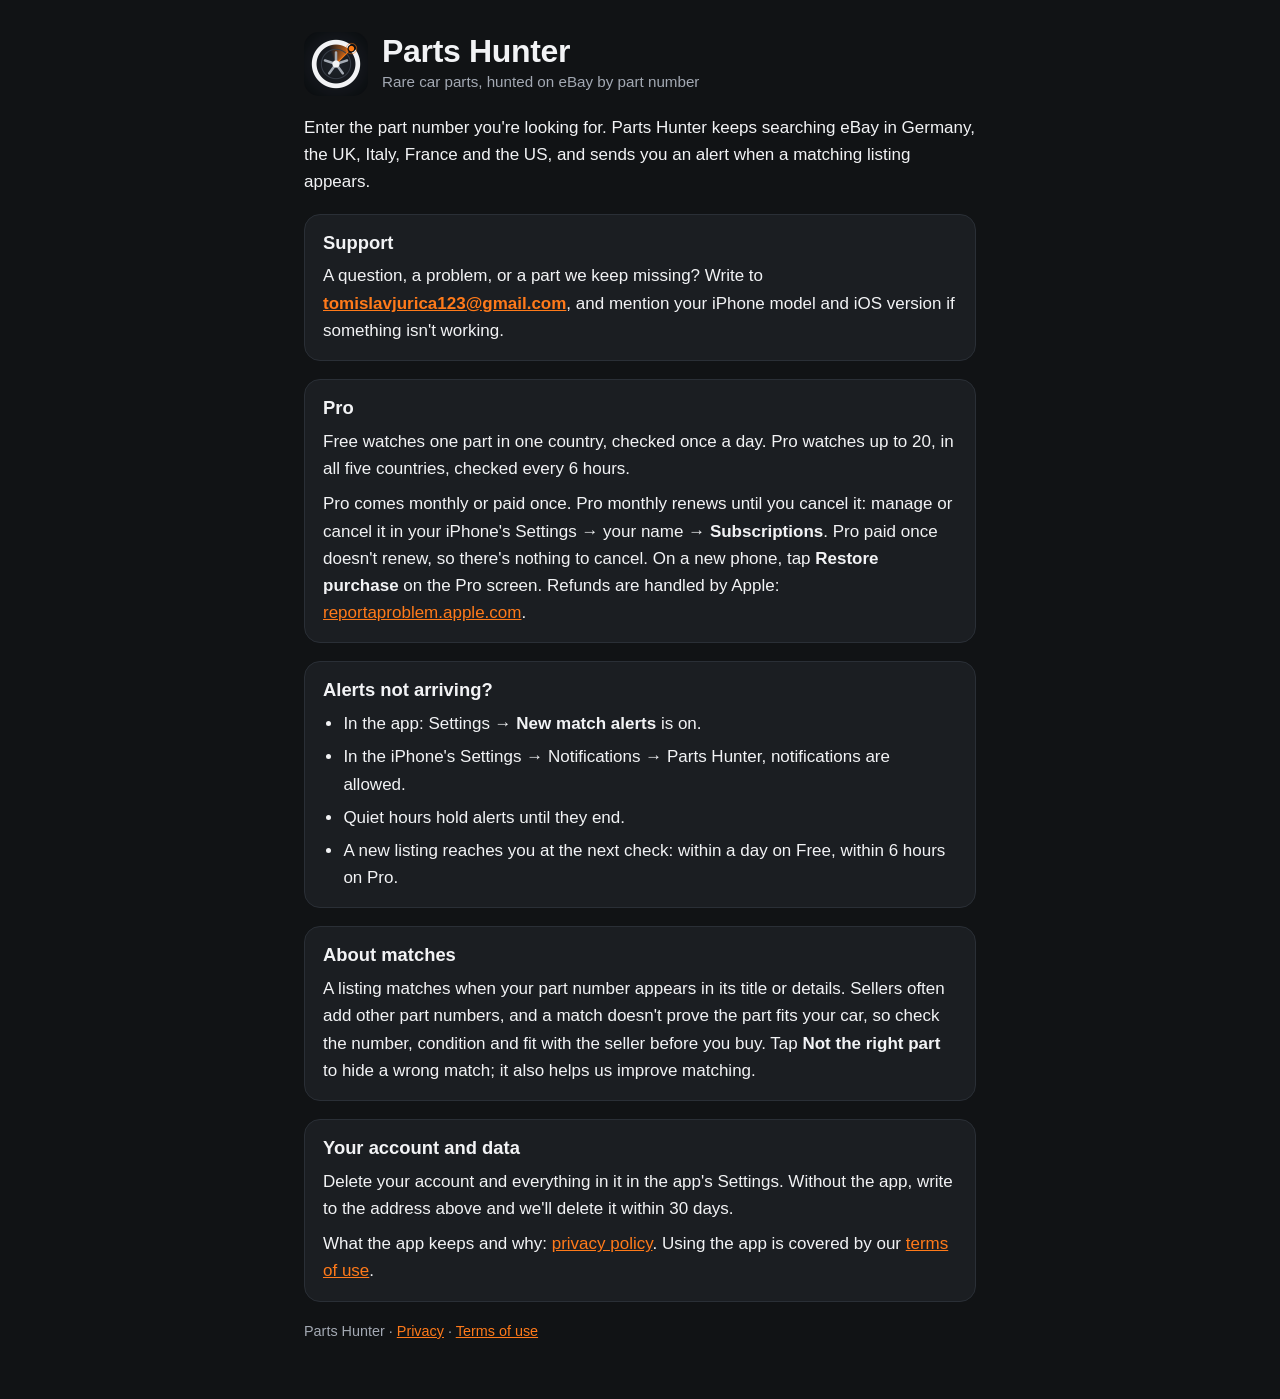
<file: index.html>
<!doctype html>
<html lang="en">
<head>
<meta charset="utf-8">
<meta name="viewport" content="width=device-width,initial-scale=1">
<title>Parts Hunter – support</title>
<meta name="description" content="Parts Hunter watches eBay for the car parts you're hunting: support, privacy and terms.">
<link rel="icon" href="icon.png">
<link rel="stylesheet" href="style.css">
</head>
<body>
<main>
  <header>
    <img src="icon.png" alt="">
    <div>
      <h1>Parts Hunter</h1>
      <p class="soft">Rare car parts, hunted on eBay by part number</p>
    </div>
  </header>
  <p>Enter the part number you're looking for. Parts Hunter keeps searching eBay in Germany, the UK, Italy, France and the US, and sends you an alert when a matching listing appears.</p>

  <div class="card">
    <h2>Support</h2>
    <p>A question, a problem, or a part we keep missing? Write to <a class="mail" href="mailto:tomislavjurica123@gmail.com?subject=Parts%20Hunter">tomislavjurica123@gmail.com</a>, and mention your iPhone model and iOS version if something isn't working.</p>
  </div>

  <div class="card">
    <h2>Pro</h2>
    <p>Free watches one part in one country, checked once a day. Pro watches up to 20, in all five countries, checked every 6 hours.</p>
    <p>Pro comes monthly or paid once. Pro monthly renews until you cancel it: manage or cancel it in your iPhone's Settings → your name → <strong>Subscriptions</strong>. Pro paid once doesn't renew, so there's nothing to cancel. On a new phone, tap <strong>Restore purchase</strong> on the Pro screen. Refunds are handled by Apple: <a href="https://reportaproblem.apple.com">reportaproblem.apple.com</a>.</p>
  </div>

  <div class="card">
    <h2>Alerts not arriving?</h2>
    <ul>
      <li>In the app: Settings → <strong>New match alerts</strong> is on.</li>
      <li>In the iPhone's Settings → Notifications → Parts Hunter, notifications are allowed.</li>
      <li>Quiet hours hold alerts until they end.</li>
      <li>A new listing reaches you at the next check: within a day on Free, within 6 hours on Pro.</li>
    </ul>
  </div>

  <div class="card">
    <h2>About matches</h2>
    <p>A listing matches when your part number appears in its title or details. Sellers often add other part numbers, and a match doesn't prove the part fits your car, so check the number, condition and fit with the seller before you buy. Tap <strong>Not the right part</strong> to hide a wrong match; it also helps us improve matching.</p>
  </div>

  <div class="card">
    <h2>Your account and data</h2>
    <p>Delete your account and everything in it in the app's Settings. Without the app, write to the address above and we'll delete it within 30 days.</p>
    <p>What the app keeps and why: <a href="privacy/">privacy policy</a>. Using the app is covered by our <a href="terms/">terms of use</a>.</p>
  </div>

  <footer>Parts Hunter · <a href="privacy/">Privacy</a> · <a href="terms/">Terms of use</a></footer>
</main>
</body>
</html>
</file>
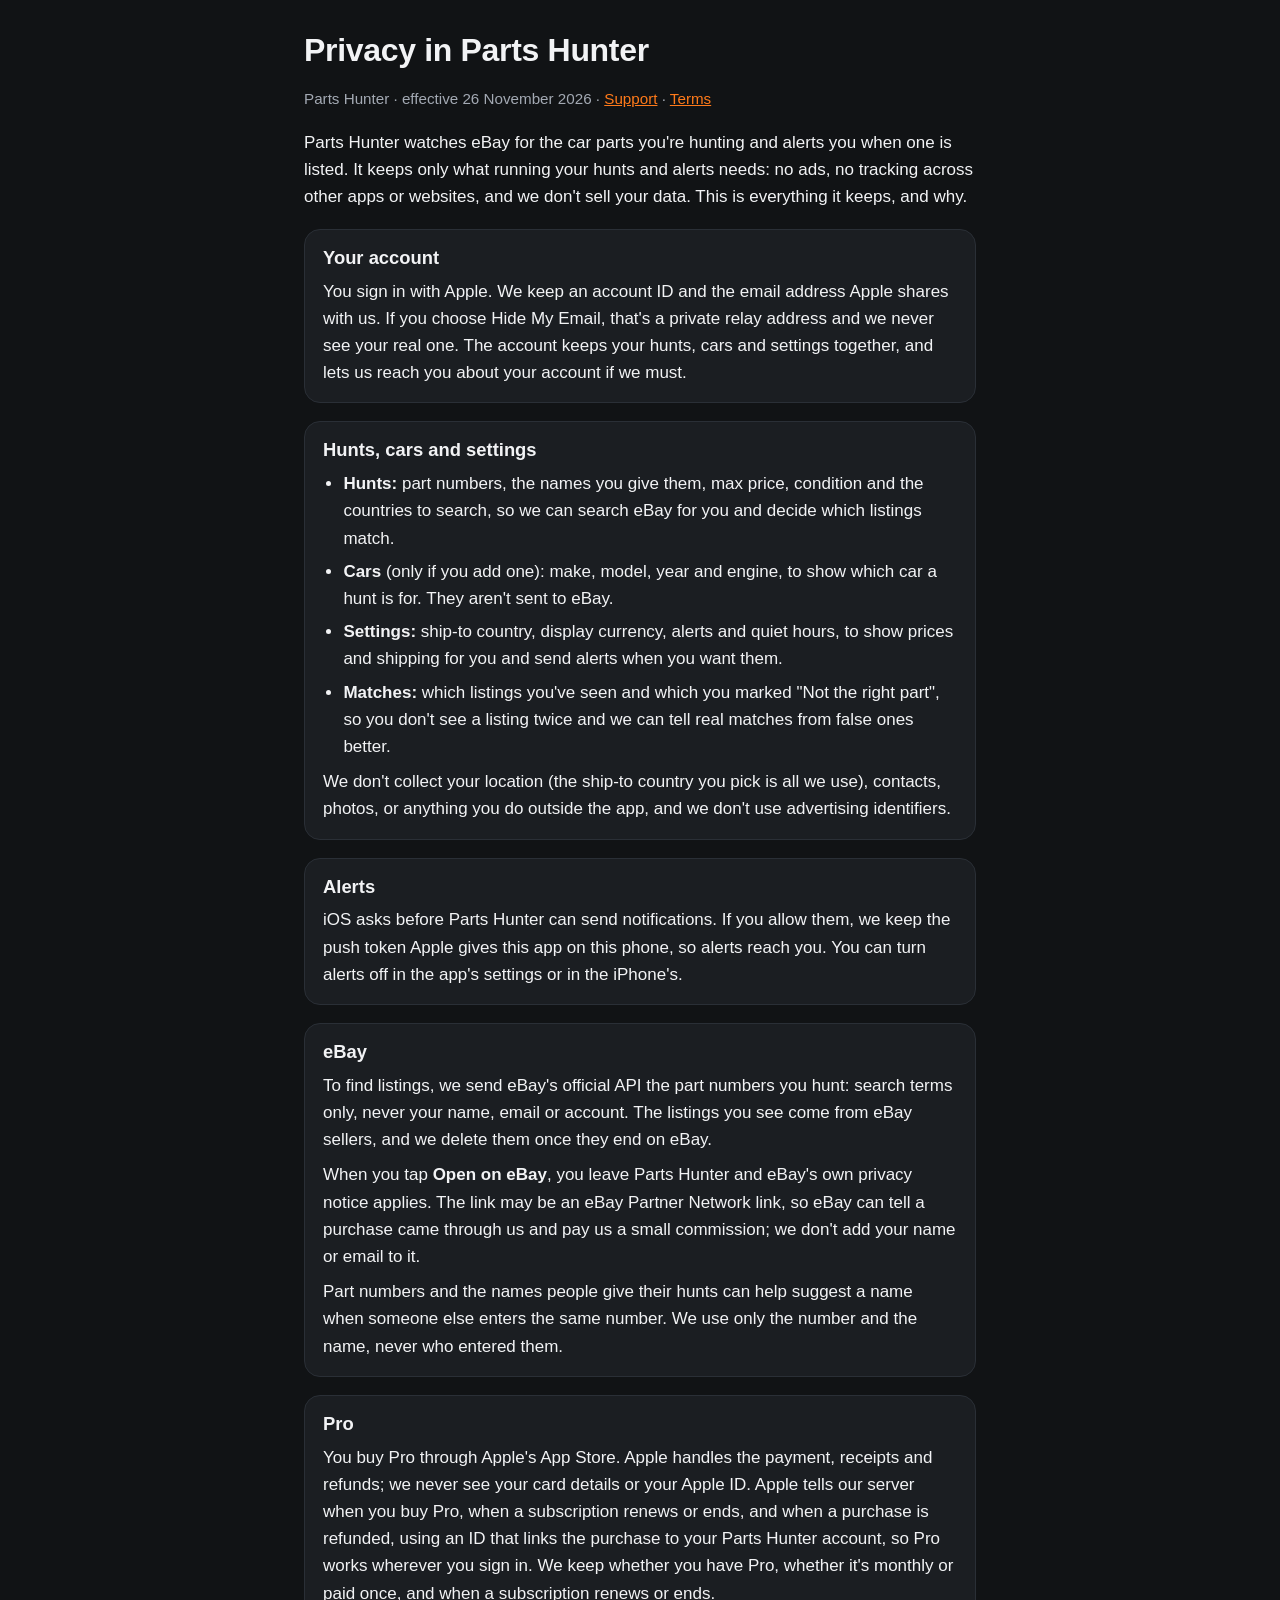
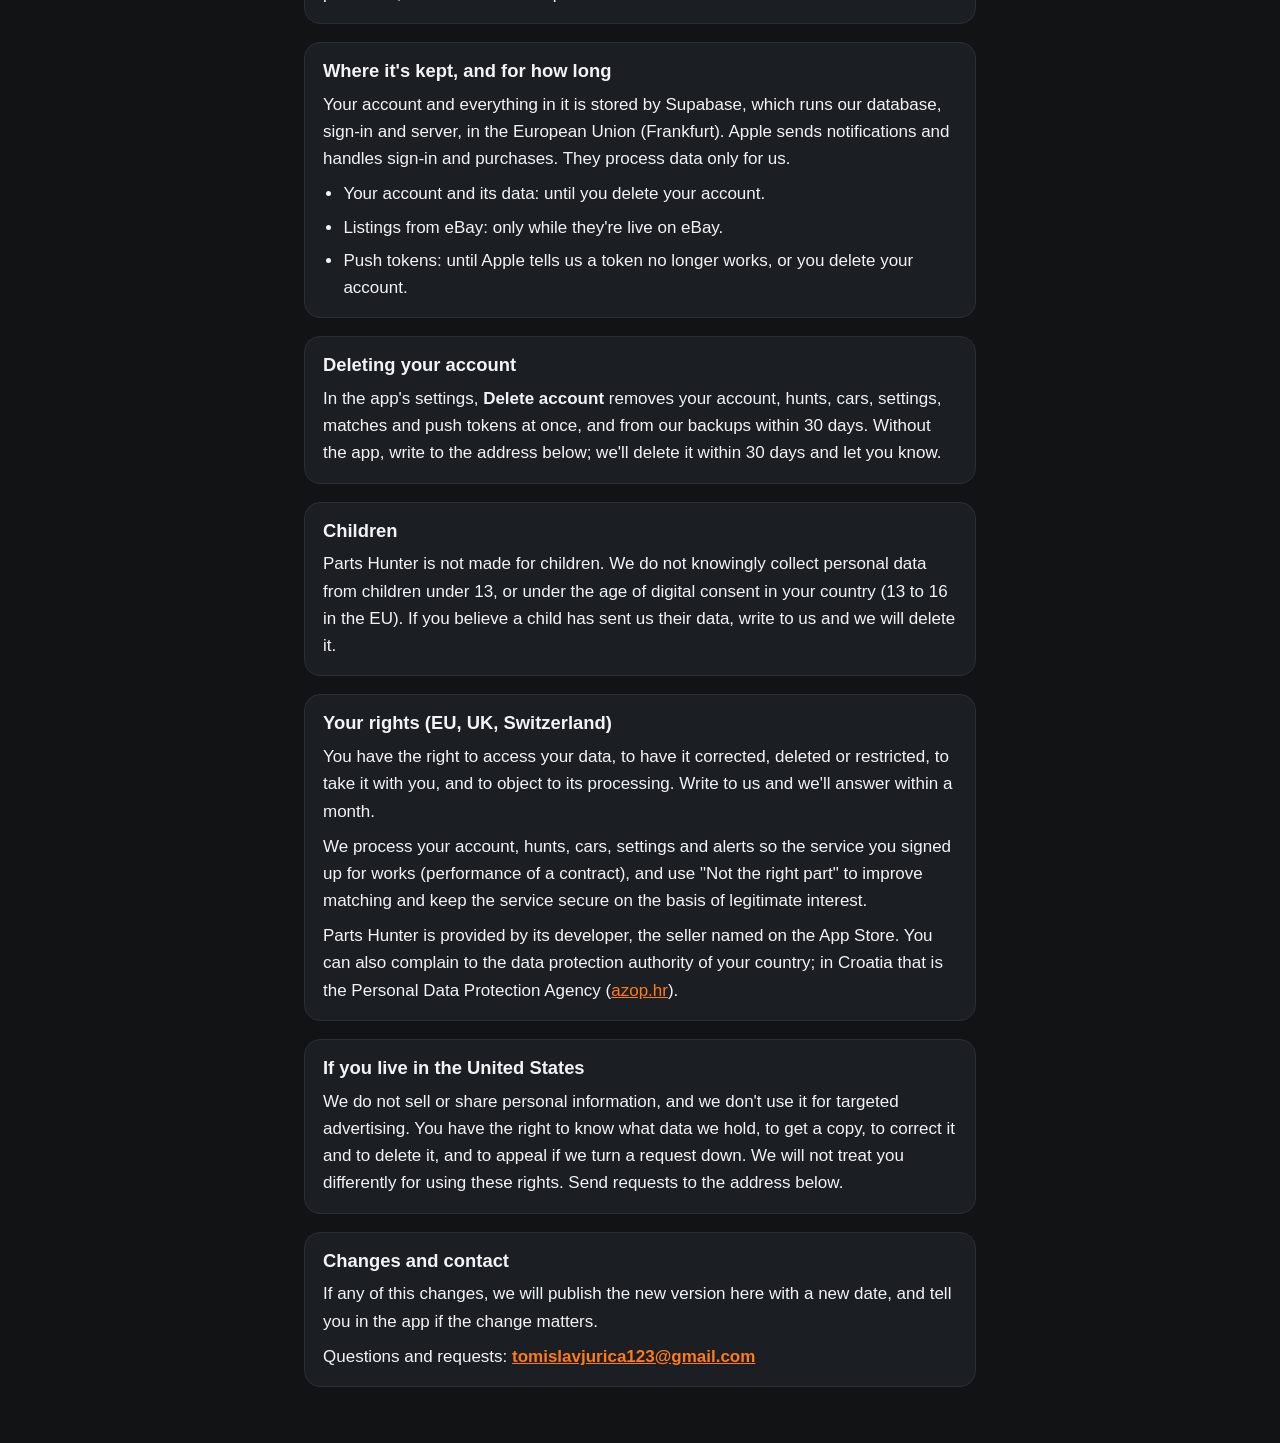
<file: privacy/index.html>
<!doctype html>
<html lang="en">
<head>
<meta charset="utf-8">
<meta name="viewport" content="width=device-width,initial-scale=1">
<title>Parts Hunter – privacy</title>
<meta name="description" content="What Parts Hunter keeps, and why.">
<link rel="icon" href="../icon.png">
<link rel="stylesheet" href="../style.css">
</head>
<body>
<main>
  <h1>Privacy in Parts Hunter</h1>
  <p class="soft">Parts Hunter · effective 26 November 2026 · <a href="../">Support</a> · <a href="../terms/">Terms</a></p>
  <p>Parts Hunter watches eBay for the car parts you're hunting and alerts you when one is listed. It keeps only what running your hunts and alerts needs: no ads, no tracking across other apps or websites, and we don't sell your data. This is everything it keeps, and why.</p>

  <div class="card">
    <h2>Your account</h2>
    <p>You sign in with Apple. We keep an account ID and the email address Apple shares with us. If you choose Hide My Email, that's a private relay address and we never see your real one. The account keeps your hunts, cars and settings together, and lets us reach you about your account if we must.</p>
  </div>

  <div class="card">
    <h2>Hunts, cars and settings</h2>
    <ul>
      <li><strong>Hunts:</strong> part numbers, the names you give them, max price, condition and the countries to search, so we can search eBay for you and decide which listings match.</li>
      <li><strong>Cars</strong> (only if you add one): make, model, year and engine, to show which car a hunt is for. They aren't sent to eBay.</li>
      <li><strong>Settings:</strong> ship-to country, display currency, alerts and quiet hours, to show prices and shipping for you and send alerts when you want them.</li>
      <li><strong>Matches:</strong> which listings you've seen and which you marked "Not the right part", so you don't see a listing twice and we can tell real matches from false ones better.</li>
    </ul>
    <p>We don't collect your location (the ship-to country you pick is all we use), contacts, photos, or anything you do outside the app, and we don't use advertising identifiers.</p>
  </div>

  <div class="card">
    <h2>Alerts</h2>
    <p>iOS asks before Parts Hunter can send notifications. If you allow them, we keep the push token Apple gives this app on this phone, so alerts reach you. You can turn alerts off in the app's settings or in the iPhone's.</p>
  </div>

  <div class="card">
    <h2>eBay</h2>
    <p>To find listings, we send eBay's official API the part numbers you hunt: search terms only, never your name, email or account. The listings you see come from eBay sellers, and we delete them once they end on eBay.</p>
    <p>When you tap <strong>Open on eBay</strong>, you leave Parts Hunter and eBay's own privacy notice applies. The link may be an eBay Partner Network link, so eBay can tell a purchase came through us and pay us a small commission; we don't add your name or email to it.</p>
    <p>Part numbers and the names people give their hunts can help suggest a name when someone else enters the same number. We use only the number and the name, never who entered them.</p>
  </div>

  <div class="card">
    <h2>Pro</h2>
    <p>You buy Pro through Apple's App Store. Apple handles the payment, receipts and refunds; we never see your card details or your Apple ID. Apple tells our server when you buy Pro, when a subscription renews or ends, and when a purchase is refunded, using an ID that links the purchase to your Parts Hunter account, so Pro works wherever you sign in. We keep whether you have Pro, whether it's monthly or paid once, and when a subscription renews or ends.</p>
  </div>

  <div class="card">
    <h2>Where it's kept, and for how long</h2>
    <p>Your account and everything in it is stored by Supabase, which runs our database, sign-in and server, in the European Union (Frankfurt). Apple sends notifications and handles sign-in and purchases. They process data only for us.</p>
    <ul>
      <li>Your account and its data: until you delete your account.</li>
      <li>Listings from eBay: only while they're live on eBay.</li>
      <li>Push tokens: until Apple tells us a token no longer works, or you delete your account.</li>
    </ul>
  </div>

  <div class="card">
    <h2>Deleting your account</h2>
    <p>In the app's settings, <strong>Delete account</strong> removes your account, hunts, cars, settings, matches and push tokens at once, and from our backups within 30 days. Without the app, write to the address below; we'll delete it within 30 days and let you know.</p>
  </div>

  <div class="card">
    <h2>Children</h2>
    <p>Parts Hunter is not made for children. We do not knowingly collect personal data from children under 13, or under the age of digital consent in your country (13 to 16 in the EU). If you believe a child has sent us their data, write to us and we will delete it.</p>
  </div>

  <div class="card">
    <h2>Your rights (EU, UK, Switzerland)</h2>
    <p>You have the right to access your data, to have it corrected, deleted or restricted, to take it with you, and to object to its processing. Write to us and we'll answer within a month.</p>
    <p>We process your account, hunts, cars, settings and alerts so the service you signed up for works (performance of a contract), and use "Not the right part" to improve matching and keep the service secure on the basis of legitimate interest.</p>
    <p>Parts Hunter is provided by its developer, the seller named on the App Store. You can also complain to the data protection authority of your country; in Croatia that is the Personal Data Protection Agency (<a href="https://azop.hr">azop.hr</a>).</p>
  </div>

  <div class="card">
    <h2>If you live in the United States</h2>
    <p>We do not sell or share personal information, and we don't use it for targeted advertising. You have the right to know what data we hold, to get a copy, to correct it and to delete it, and to appeal if we turn a request down. We will not treat you differently for using these rights. Send requests to the address below.</p>
  </div>

  <div class="card">
    <h2>Changes and contact</h2>
    <p>If any of this changes, we will publish the new version here with a new date, and tell you in the app if the change matters.</p>
    <p>Questions and requests: <a class="mail" href="mailto:tomislavjurica123@gmail.com?subject=Parts%20Hunter%20privacy">tomislavjurica123@gmail.com</a></p>
  </div>
</main>
</body>
</html>
</file>
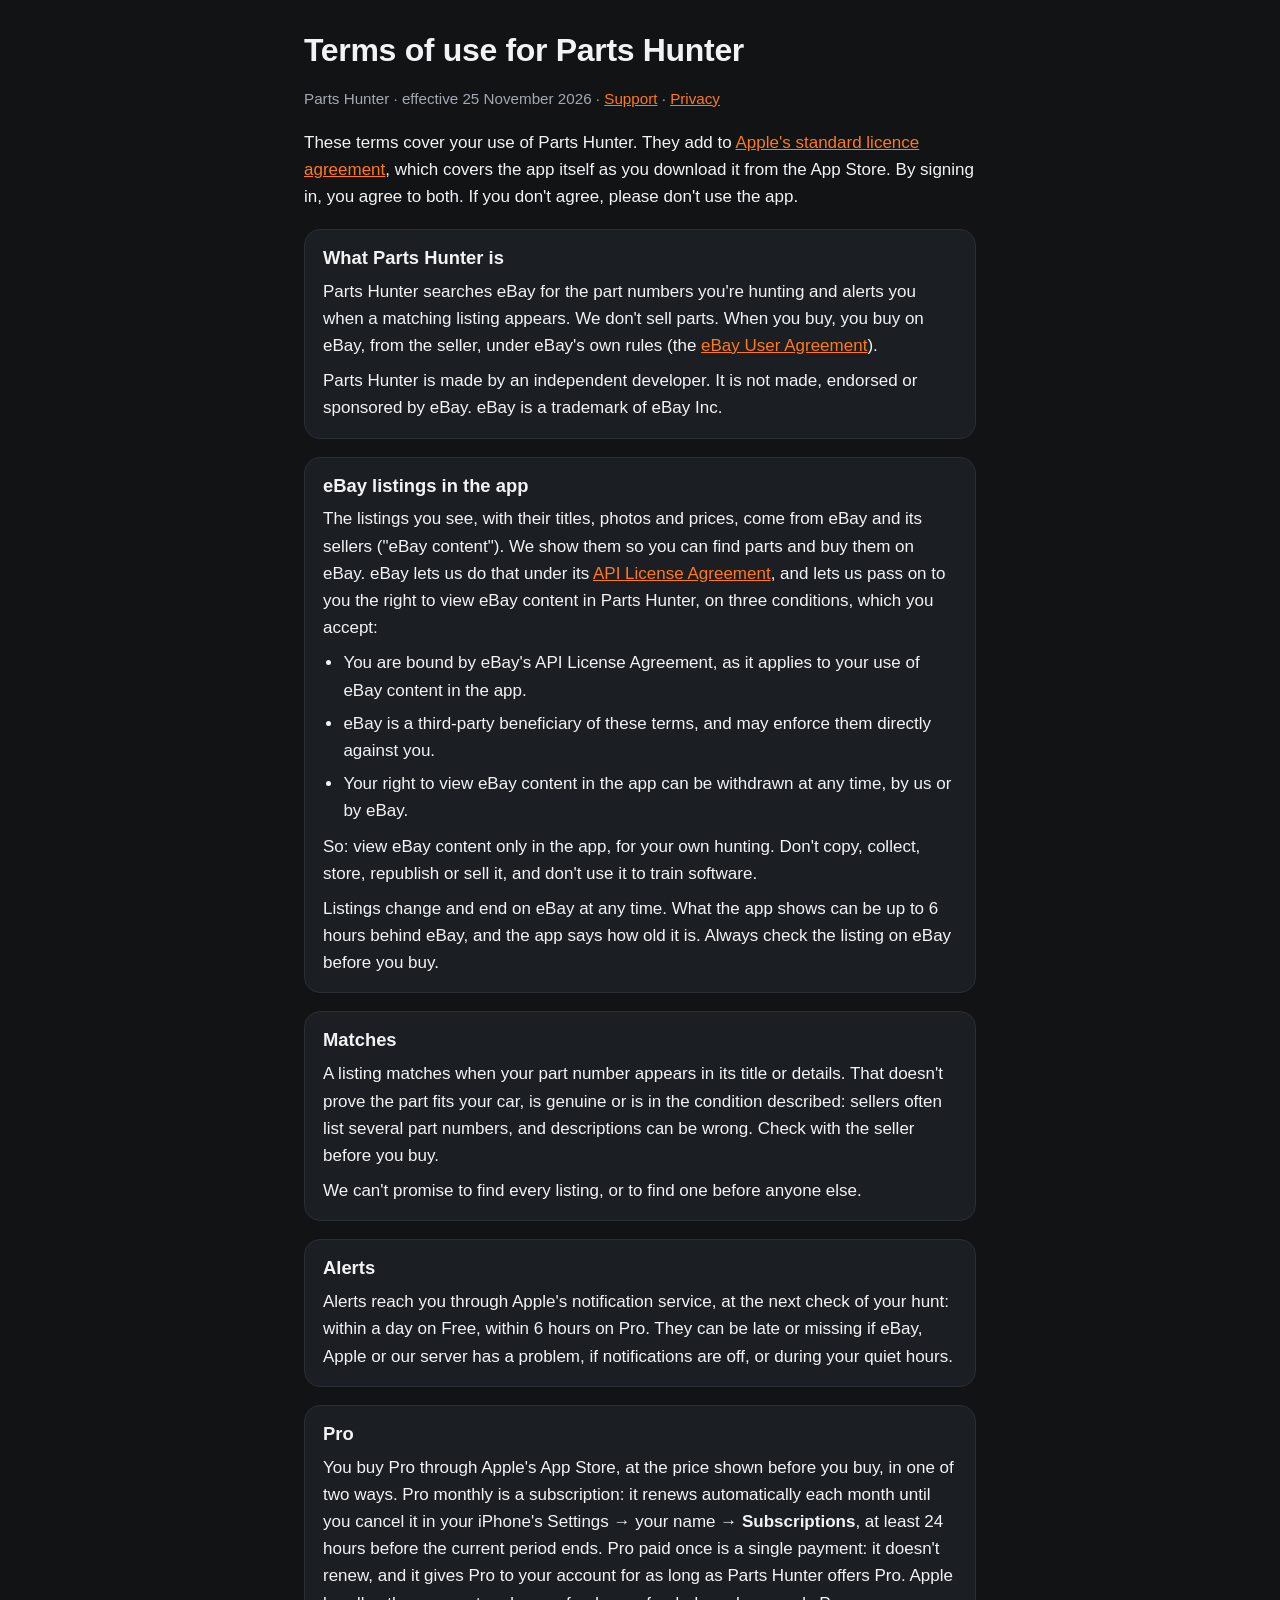
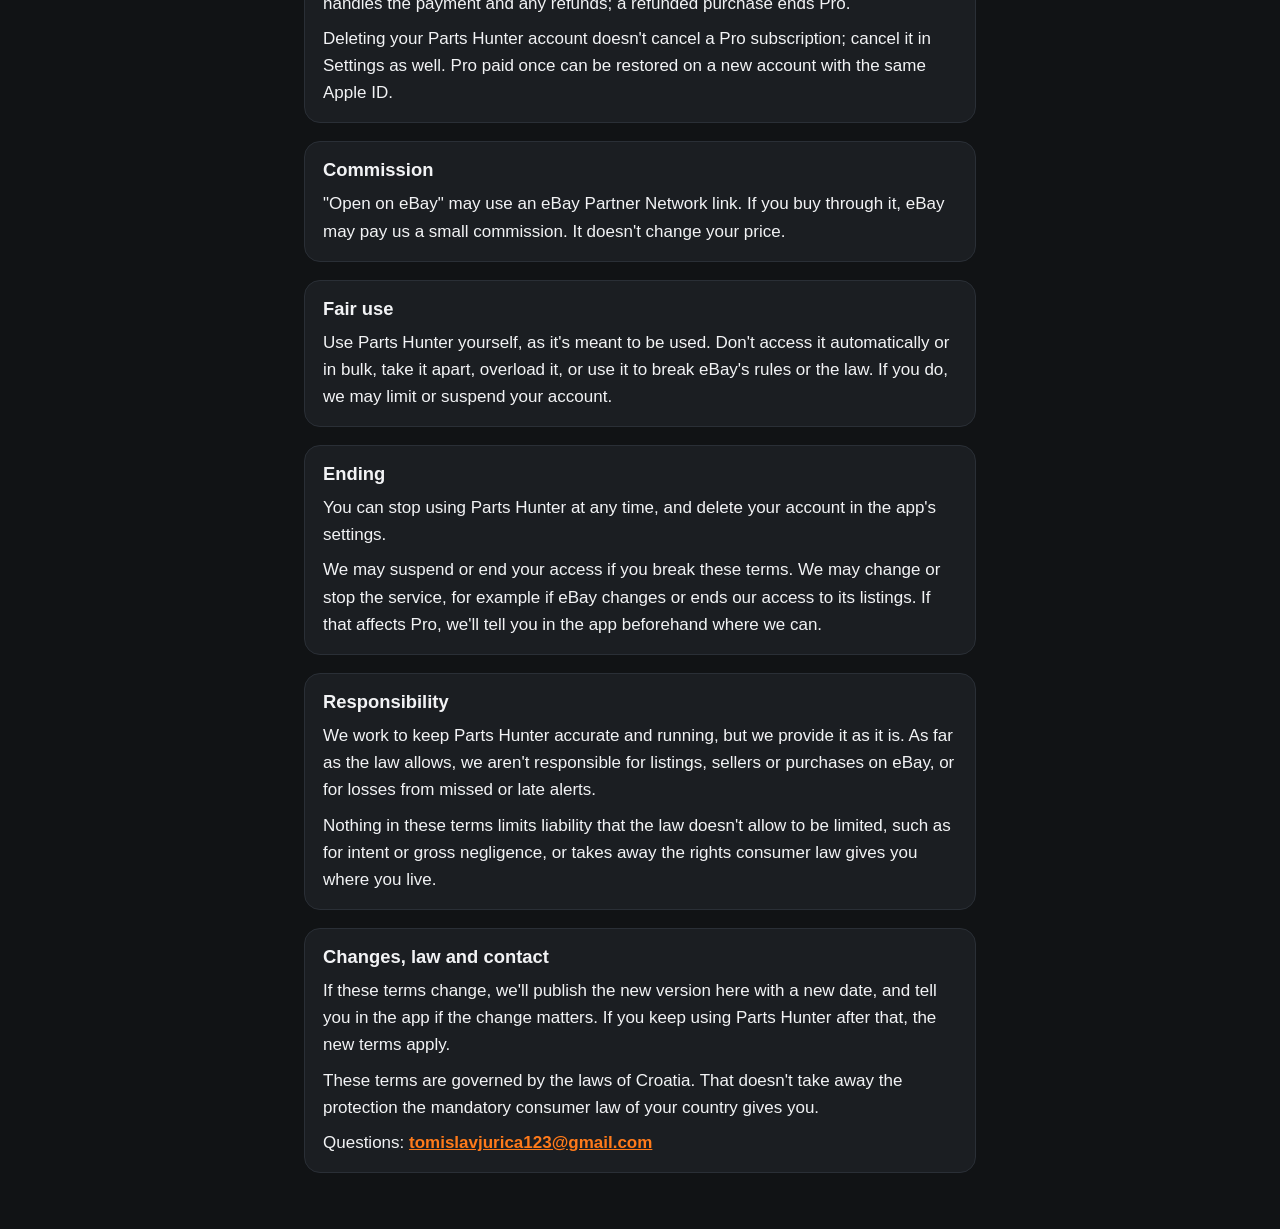
<file: terms/index.html>
<!doctype html>
<html lang="en">
<head>
<meta charset="utf-8">
<meta name="viewport" content="width=device-width,initial-scale=1">
<title>Parts Hunter – terms of use</title>
<meta name="description" content="The terms for using Parts Hunter, including the eBay listings it shows.">
<link rel="icon" href="../icon.png">
<link rel="stylesheet" href="../style.css">
</head>
<body>
<main>
  <h1>Terms of use for Parts Hunter</h1>
  <p class="soft">Parts Hunter · effective 25 November 2026 · <a href="../">Support</a> · <a href="../privacy/">Privacy</a></p>
  <p>These terms cover your use of Parts Hunter. They add to <a href="https://www.apple.com/legal/internet-services/itunes/dev/stdeula/">Apple's standard licence agreement</a>, which covers the app itself as you download it from the App Store. By signing in, you agree to both. If you don't agree, please don't use the app.</p>

  <div class="card">
    <h2>What Parts Hunter is</h2>
    <p>Parts Hunter searches eBay for the part numbers you're hunting and alerts you when a matching listing appears. We don't sell parts. When you buy, you buy on eBay, from the seller, under eBay's own rules (the <a href="https://www.ebay.com/help/policies/member-behaviour-policies/user-agreement?id=4259">eBay User Agreement</a>).</p>
    <p>Parts Hunter is made by an independent developer. It is not made, endorsed or sponsored by eBay. eBay is a trademark of eBay Inc.</p>
  </div>

  <div class="card">
    <h2>eBay listings in the app</h2>
    <p>The listings you see, with their titles, photos and prices, come from eBay and its sellers ("eBay content"). We show them so you can find parts and buy them on eBay. eBay lets us do that under its <a href="https://developer.ebay.com/develop/apis/api-license-agreement">API License Agreement</a>, and lets us pass on to you the right to view eBay content in Parts Hunter, on three conditions, which you accept:</p>
    <ul>
      <li>You are bound by eBay's API License Agreement, as it applies to your use of eBay content in the app.</li>
      <li>eBay is a third-party beneficiary of these terms, and may enforce them directly against you.</li>
      <li>Your right to view eBay content in the app can be withdrawn at any time, by us or by eBay.</li>
    </ul>
    <p>So: view eBay content only in the app, for your own hunting. Don't copy, collect, store, republish or sell it, and don't use it to train software.</p>
    <p>Listings change and end on eBay at any time. What the app shows can be up to 6 hours behind eBay, and the app says how old it is. Always check the listing on eBay before you buy.</p>
  </div>

  <div class="card">
    <h2>Matches</h2>
    <p>A listing matches when your part number appears in its title or details. That doesn't prove the part fits your car, is genuine or is in the condition described: sellers often list several part numbers, and descriptions can be wrong. Check with the seller before you buy.</p>
    <p>We can't promise to find every listing, or to find one before anyone else.</p>
  </div>

  <div class="card">
    <h2>Alerts</h2>
    <p>Alerts reach you through Apple's notification service, at the next check of your hunt: within a day on Free, within 6 hours on Pro. They can be late or missing if eBay, Apple or our server has a problem, if notifications are off, or during your quiet hours.</p>
  </div>

  <div class="card">
    <h2>Pro</h2>
    <p>You buy Pro through Apple's App Store, at the price shown before you buy, in one of two ways. Pro monthly is a subscription: it renews automatically each month until you cancel it in your iPhone's Settings → your name → <strong>Subscriptions</strong>, at least 24 hours before the current period ends. Pro paid once is a single payment: it doesn't renew, and it gives Pro to your account for as long as Parts Hunter offers Pro. Apple handles the payment and any refunds; a refunded purchase ends Pro.</p>
    <p>Deleting your Parts Hunter account doesn't cancel a Pro subscription; cancel it in Settings as well. Pro paid once can be restored on a new account with the same Apple ID.</p>
  </div>

  <div class="card">
    <h2>Commission</h2>
    <p>"Open on eBay" may use an eBay Partner Network link. If you buy through it, eBay may pay us a small commission. It doesn't change your price.</p>
  </div>

  <div class="card">
    <h2>Fair use</h2>
    <p>Use Parts Hunter yourself, as it's meant to be used. Don't access it automatically or in bulk, take it apart, overload it, or use it to break eBay's rules or the law. If you do, we may limit or suspend your account.</p>
  </div>

  <div class="card">
    <h2>Ending</h2>
    <p>You can stop using Parts Hunter at any time, and delete your account in the app's settings.</p>
    <p>We may suspend or end your access if you break these terms. We may change or stop the service, for example if eBay changes or ends our access to its listings. If that affects Pro, we'll tell you in the app beforehand where we can.</p>
  </div>

  <div class="card">
    <h2>Responsibility</h2>
    <p>We work to keep Parts Hunter accurate and running, but we provide it as it is. As far as the law allows, we aren't responsible for listings, sellers or purchases on eBay, or for losses from missed or late alerts.</p>
    <p>Nothing in these terms limits liability that the law doesn't allow to be limited, such as for intent or gross negligence, or takes away the rights consumer law gives you where you live.</p>
  </div>

  <div class="card">
    <h2>Changes, law and contact</h2>
    <p>If these terms change, we'll publish the new version here with a new date, and tell you in the app if the change matters. If you keep using Parts Hunter after that, the new terms apply.</p>
    <p>These terms are governed by the laws of Croatia. That doesn't take away the protection the mandatory consumer law of your country gives you.</p>
    <p>Questions: <a class="mail" href="mailto:tomislavjurica123@gmail.com?subject=Parts%20Hunter%20terms">tomislavjurica123@gmail.com</a></p>
  </div>
</main>
</body>
</html>
</file>
<file: style.css>
/* Parts Hunter's public pages: the app's own colours (ios/.../DesignSystem.swift), dark like the app.
   System fonts only, so no font service learns who reads the privacy policy. */
:root { color-scheme: dark; --bg: #111315; --card: #1B1E22; --rule: #2A2F36; --fg: #F2F3F5; --soft: #A3A9B3; --accent: #FF7A1A; }
* { box-sizing: border-box; }
body { margin: 0; background: var(--bg); color: var(--fg); font: 17px/1.6 -apple-system, BlinkMacSystemFont, "Segoe UI", Roboto, sans-serif; padding: 32px 16px 56px; }
main { max-width: 42rem; margin: 0 auto; display: grid; gap: 18px; }
header { display: flex; align-items: center; gap: 14px; }
header img { width: 64px; height: 64px; border-radius: 15px; flex: none; }
h1 { font-size: 2rem; line-height: 1.15; letter-spacing: -0.01em; margin: 0; }
h2 { font-size: 1.15rem; line-height: 1.3; margin: 0; }
p, li { margin: 0; }
p, li, h1, h2 { overflow-wrap: break-word; }
ul { margin: 0; padding-left: 1.2em; display: grid; gap: 6px; }
.soft { color: var(--soft); font-size: 0.95rem; }
.card { background: var(--card); border: 1px solid var(--rule); border-radius: 16px; padding: 16px 18px; display: grid; gap: 8px; }
a { color: var(--accent); }
.mail { font-weight: 600; overflow-wrap: anywhere; }
footer { color: var(--soft); font-size: 0.9rem; }
</file>
